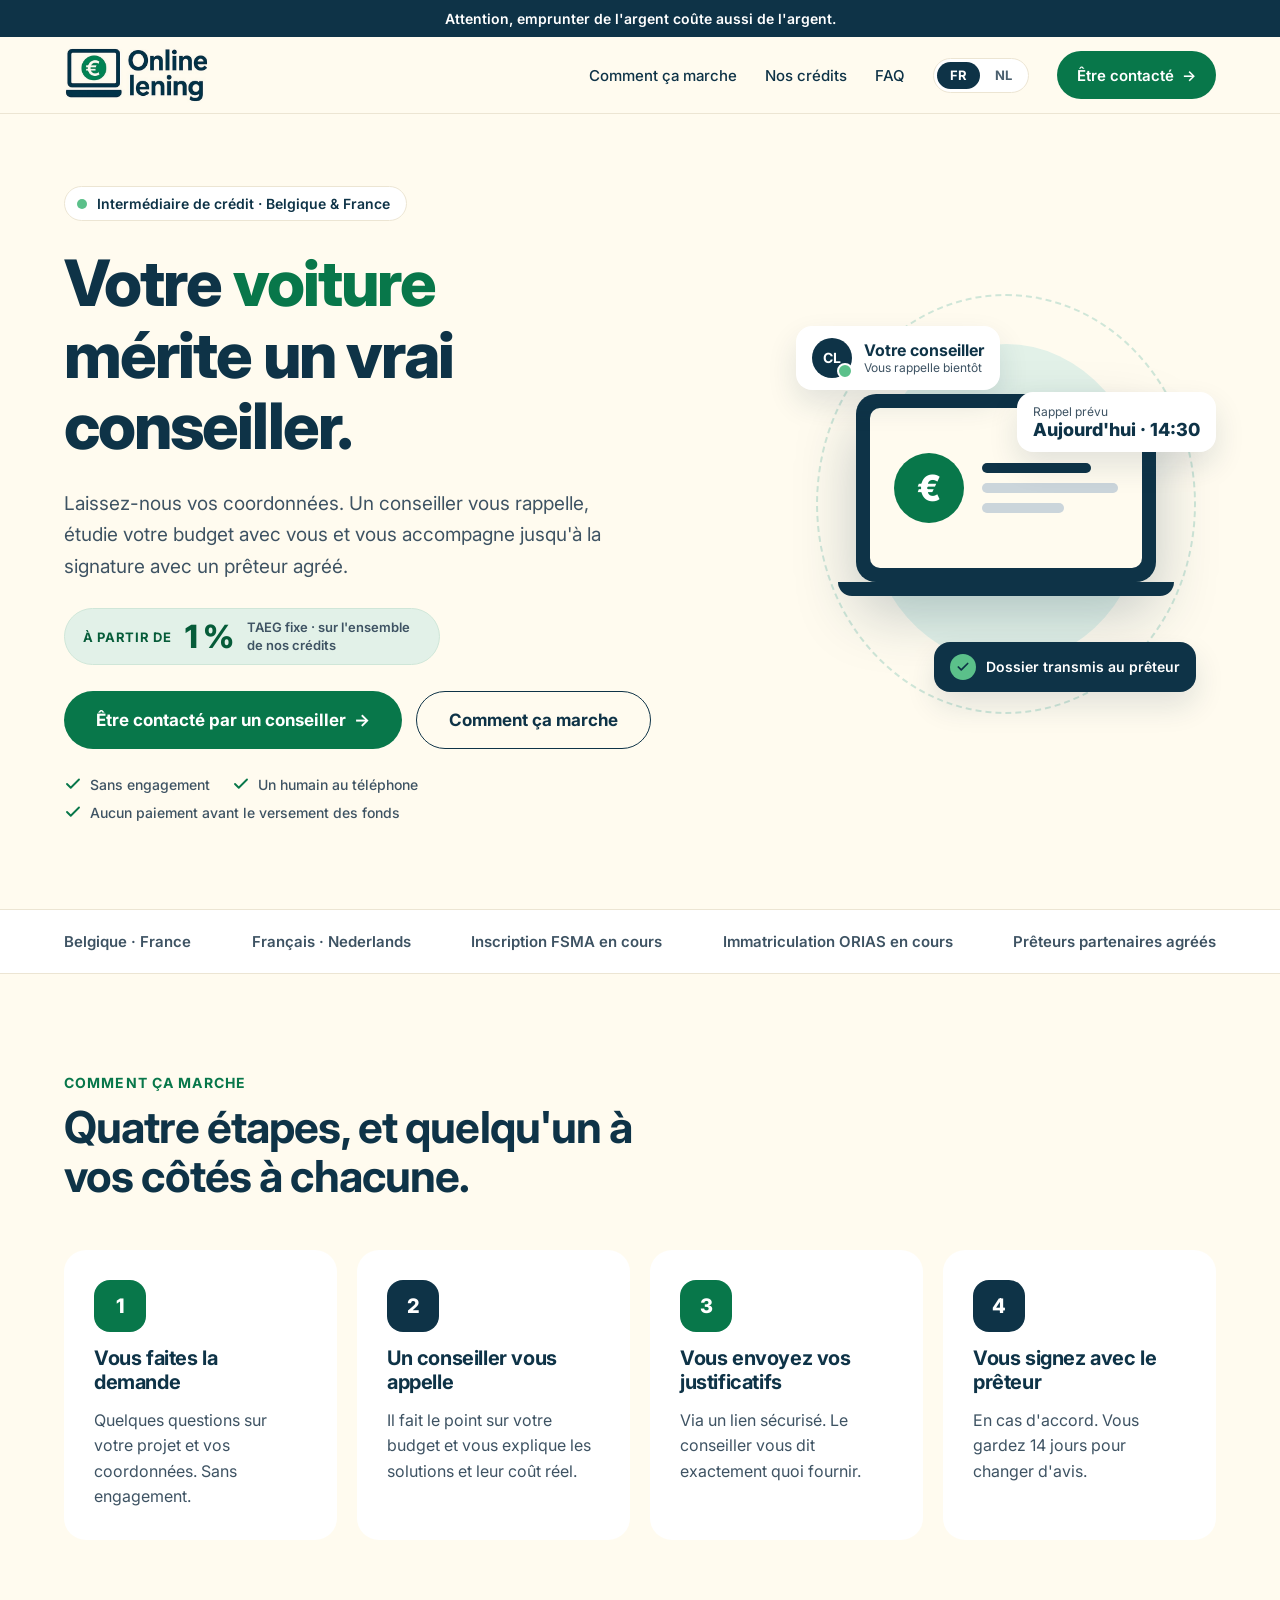
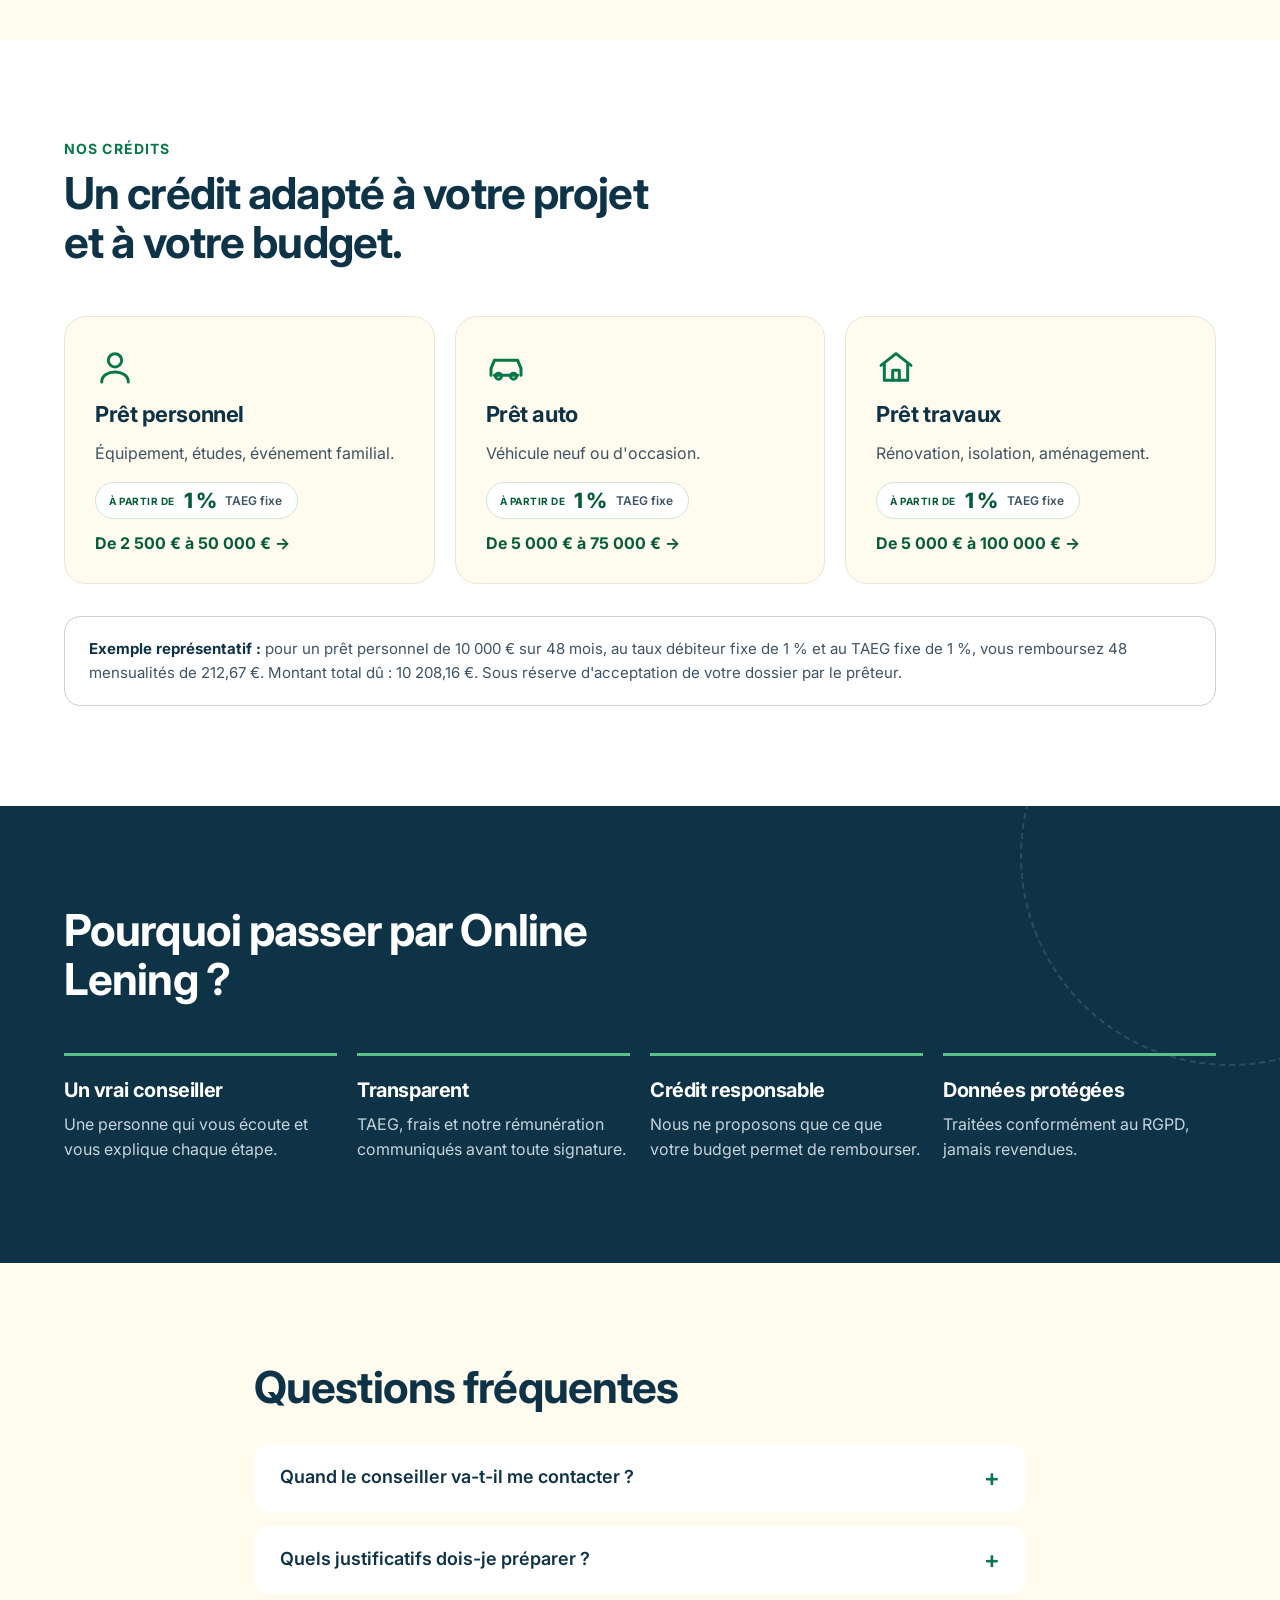
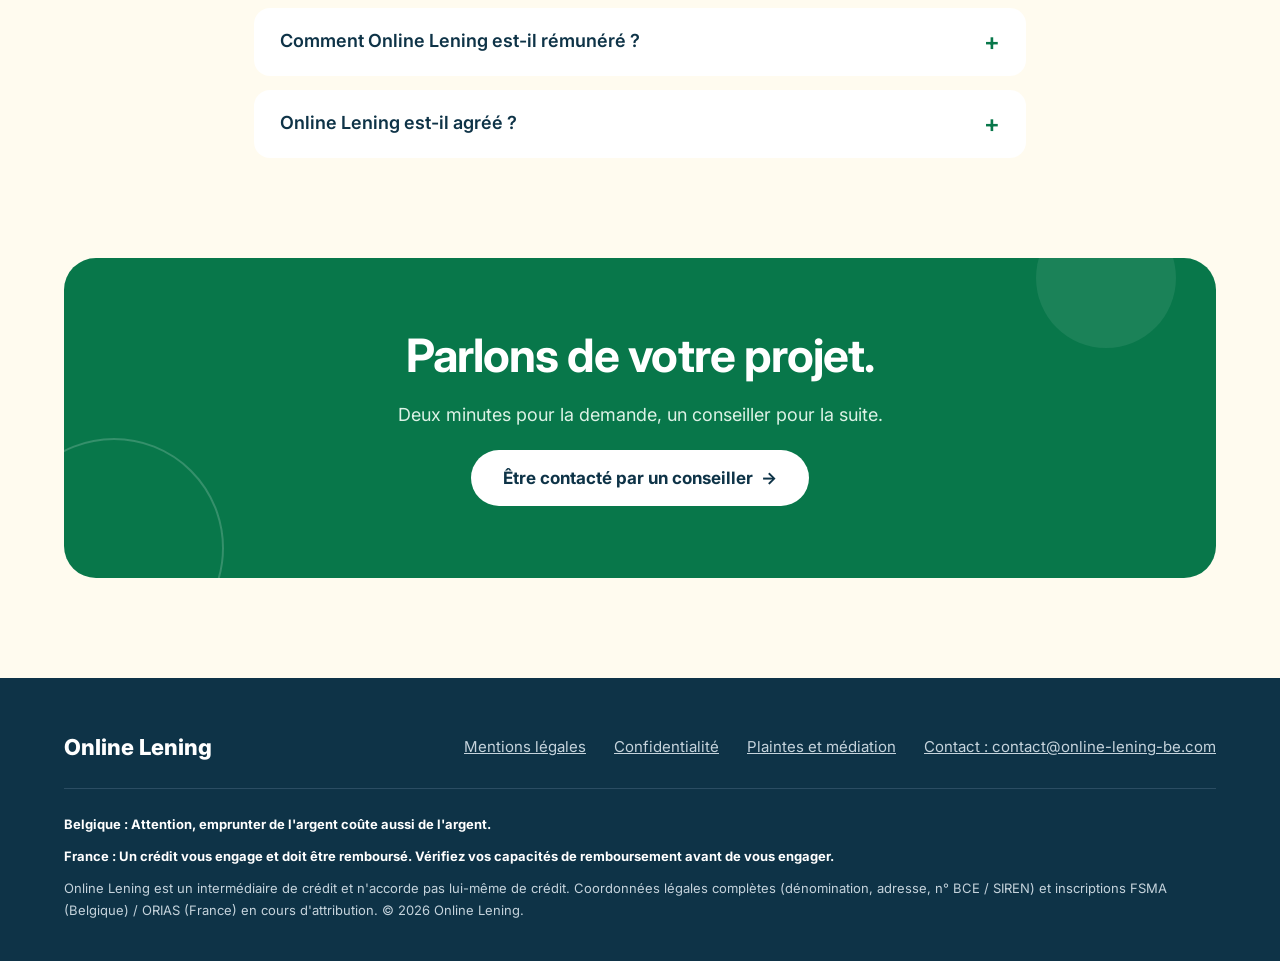
<file: index.html>
<!doctype html>
<html lang="fr">
<head>
  <meta charset="utf-8">
  <meta name="viewport" content="width=device-width, initial-scale=1">
  <title data-i18n="doc_title_home">Online Lening — Votre crédit avec un vrai conseiller</title>
  <meta name="description" data-i18n-content="doc_desc_home" content="Online Lening, intermédiaire de crédit en Belgique et en France. Un conseiller vous rappelle et vous accompagne jusqu'à la signature avec un prêteur agréé.">
  <link rel="icon" type="image/png" href="img/logo.png">
  <link rel="preconnect" href="https://fonts.googleapis.com">
  <link rel="preconnect" href="https://fonts.gstatic.com" crossorigin>
  <link href="https://fonts.googleapis.com/css2?family=Inter:wght@400;500;600;700;800&display=swap" rel="stylesheet">
  <link rel="stylesheet" href="css/style.css">
  <script>document.documentElement.classList.add('js');</script>
</head>
<body>

<div class="legal-bar" data-i18n="legal_bar">Attention, emprunter de l'argent coûte aussi de l'argent.</div>

<header class="site-header">
  <div class="container">
    <a class="logo" href="index.html" data-i18n-aria="logo_aria" aria-label="Online Lening, accueil"><img src="img/logo.png" alt="Online Lening"></a>
    <nav class="nav" aria-label="Navigation principale">
      <a href="#fonctionnement" data-i18n="nav_how">Comment ça marche</a>
      <a href="#credits" data-i18n="nav_credits">Nos crédits</a>
      <a href="#faq" data-i18n="nav_faq">FAQ</a>
      <div class="lang-switch" role="group" data-i18n-aria="lang_aria" aria-label="Changer de langue">
        <button type="button" class="lang-btn" data-lang="fr" aria-pressed="true">FR</button>
        <button type="button" class="lang-btn" data-lang="nl" aria-pressed="false">NL</button>
      </div>
      <a class="btn btn-primary" href="contact.html"><span data-i18n="btn_contacted">Être contacté</span> <span class="arr">→</span></a>
    </nav>
  </div>
</header>

<main>
  <!-- ===== Hero ===== -->
  <section class="container hero" id="accueil">
    <div class="hero-text">
      <span class="badge up"><span class="dot pulse"></span><span data-i18n="badge">Intermédiaire de crédit · Belgique &amp; France</span></span>
      <h1 class="up d1">
        <span data-i18n="hero_pre">Votre</span>
        <span class="rotator" aria-hidden="true"><span class="rotator-inner"><span data-i18n="hero_rot1">voiture</span><span data-i18n="hero_rot2">rénovation</span><span data-i18n="hero_rot3">projet</span><span data-i18n="hero_rot4">voiture</span></span></span>
        <span class="visually-hidden" data-i18n="hero_sr">projet</span><br>
        <span data-i18n="hero_post">mérite un vrai conseiller.</span>
      </h1>
      <p class="lead up d2" data-i18n="lead">Laissez-nous vos coordonnées. Un conseiller vous rappelle, étudie votre budget avec vous et vous accompagne jusqu'à la signature avec un prêteur agréé.</p>
      <div class="rate up d3">
        <span class="rate-pre" data-i18n="rate_pre">À partir de</span>
        <span class="rate-num">1&nbsp;%</span>
        <span class="rate-suf" data-i18n="rate_suf">TAEG fixe · sur l'ensemble de nos crédits</span>
      </div>
      <div class="actions up d3">
        <a class="btn btn-primary btn-lg" href="contact.html"><span data-i18n="btn_hero_contact">Être contacté par un conseiller</span> <span class="arr">→</span></a>
        <a class="btn btn-outline btn-lg" href="#fonctionnement" data-i18n="btn_how">Comment ça marche</a>
      </div>
      <div class="checks up d4">
        <span><svg width="18" height="18" viewBox="0 0 24 24" fill="none" stroke="#08774A" stroke-width="2.5" stroke-linecap="round" stroke-linejoin="round" aria-hidden="true"><path d="M20 6 9 17l-5-5"/></svg><span data-i18n="check1">Sans engagement</span></span>
        <span><svg width="18" height="18" viewBox="0 0 24 24" fill="none" stroke="#08774A" stroke-width="2.5" stroke-linecap="round" stroke-linejoin="round" aria-hidden="true"><path d="M20 6 9 17l-5-5"/></svg><span data-i18n="check2">Un humain au téléphone</span></span>
        <span><svg width="18" height="18" viewBox="0 0 24 24" fill="none" stroke="#08774A" stroke-width="2.5" stroke-linecap="round" stroke-linejoin="round" aria-hidden="true"><path d="M20 6 9 17l-5-5"/></svg><span data-i18n="check3">Aucun paiement avant le versement des fonds</span></span>
      </div>
    </div>

    <div class="hero-visual up d2" aria-hidden="true">
      <div class="scene">
        <div class="ring spin"></div>
        <div class="disc"></div>
        <div class="laptop float">
          <div class="laptop-frame">
            <div class="laptop-screen">
              <div class="coin pulse">€</div>
              <div class="lines"><i></i><i></i><i></i></div>
            </div>
          </div>
          <div class="laptop-base"></div>
        </div>
        <div class="chip chip-advisor float2">
          <div class="avatar">CL</div>
          <div><strong data-i18n="chip_advisor_t">Votre conseiller</strong><small data-i18n="chip_advisor_s">Vous rappelle bientôt</small></div>
        </div>
        <div class="chip chip-time float3"><small data-i18n="chip_time_s">Rappel prévu</small><strong data-i18n="chip_time_v">Aujourd'hui · 14:30</strong></div>
        <div class="chip chip-done float2">
          <span class="tick"><svg width="14" height="14" viewBox="0 0 24 24" fill="none" stroke="#0E3347" stroke-width="3" stroke-linecap="round" stroke-linejoin="round"><path d="M20 6 9 17l-5-5"/></svg></span>
          <span data-i18n="chip_done">Dossier transmis au prêteur</span>
        </div>
      </div>
    </div>
  </section>

  <!-- ===== Confiance ===== -->
  <div class="trust">
    <div class="container">
      <span data-i18n="trust1">Belgique · France</span>
      <span data-i18n="trust2">Français · Nederlands</span>
      <span data-i18n="trust3">Inscription FSMA en cours</span>
      <span data-i18n="trust4">Immatriculation ORIAS en cours</span>
      <span data-i18n="trust5">Prêteurs partenaires agréés</span>
    </div>
  </div>

  <!-- ===== Fonctionnement ===== -->
  <section class="section" id="fonctionnement">
    <div class="container">
      <div class="section-head reveal">
        <span class="eyebrow" data-i18n="how_eyebrow">Comment ça marche</span>
        <h2 data-i18n="how_h2">Quatre étapes, et quelqu'un à vos côtés à chacune.</h2>
      </div>
      <div class="grid">
        <article class="card lift reveal"><span class="num">1</span><h3 data-i18n="how1_h3">Vous faites la demande</h3><p data-i18n="how1_p">Quelques questions sur votre projet et vos coordonnées. Sans engagement.</p></article>
        <article class="card lift reveal"><span class="num alt">2</span><h3 data-i18n="how2_h3">Un conseiller vous appelle</h3><p data-i18n="how2_p">Il fait le point sur votre budget et vous explique les solutions et leur coût réel.</p></article>
        <article class="card lift reveal"><span class="num">3</span><h3 data-i18n="how3_h3">Vous envoyez vos justificatifs</h3><p data-i18n="how3_p">Via un lien sécurisé. Le conseiller vous dit exactement quoi fournir.</p></article>
        <article class="card lift reveal"><span class="num alt">4</span><h3 data-i18n="how4_h3">Vous signez avec le prêteur</h3><p data-i18n="how4_p">En cas d'accord. Vous gardez 14 jours pour changer d'avis.</p></article>
      </div>
    </div>
  </section>

  <!-- ===== Crédits ===== -->
  <section class="section section-white" id="credits">
    <div class="container">
      <div class="section-head reveal">
        <span class="eyebrow" data-i18n="cr_eyebrow">Nos crédits</span>
        <h2 data-i18n="cr_h2">Un crédit adapté à votre projet et à votre budget.</h2>
      </div>
      <div class="grid grid-3">
        <a class="card product lift reveal" href="contact.html?projet=Prêt%20personnel">
          <svg width="40" height="40" viewBox="0 0 24 24" fill="none" stroke="#08774A" stroke-width="1.8" stroke-linecap="round" stroke-linejoin="round" aria-hidden="true"><circle cx="12" cy="8" r="4"/><path d="M4 21c0-4 4-6 8-6s8 2 8 6"/></svg>
          <h3 data-i18n="cr1_h3">Prêt personnel</h3><p data-i18n="cr1_p">Équipement, études, événement familial.</p><span class="rate rate-card"><span class="rate-pre" data-i18n="rate_pre">À partir de</span><span class="rate-num">1&nbsp;%</span><span class="rate-suf" data-i18n="rate_suf_card">TAEG fixe</span></span><span class="range" data-i18n="cr1_range">De 2 500 € à 50 000 € →</span>
        </a>
        <a class="card product lift reveal" href="contact.html?projet=Prêt%20auto">
          <svg width="40" height="40" viewBox="0 0 24 24" fill="none" stroke="#08774A" stroke-width="1.8" stroke-linecap="round" stroke-linejoin="round" aria-hidden="true"><path d="M5 17h14M3 17v-4l2-5h14l2 5v4"/><circle cx="7.5" cy="17.5" r="1.8"/><circle cx="16.5" cy="17.5" r="1.8"/></svg>
          <h3 data-i18n="cr2_h3">Prêt auto</h3><p data-i18n="cr2_p">Véhicule neuf ou d'occasion.</p><span class="rate rate-card"><span class="rate-pre" data-i18n="rate_pre">À partir de</span><span class="rate-num">1&nbsp;%</span><span class="rate-suf" data-i18n="rate_suf_card">TAEG fixe</span></span><span class="range" data-i18n="cr2_range">De 5 000 € à 75 000 € →</span>
        </a>
        <a class="card product lift reveal" href="contact.html?projet=Prêt%20travaux">
          <svg width="40" height="40" viewBox="0 0 24 24" fill="none" stroke="#08774A" stroke-width="1.8" stroke-linecap="round" stroke-linejoin="round" aria-hidden="true"><path d="M3 11 12 4l9 7"/><path d="M5 10v10h14V10"/><path d="M10 20v-6h4v6"/></svg>
          <h3 data-i18n="cr3_h3">Prêt travaux</h3><p data-i18n="cr3_p">Rénovation, isolation, aménagement.</p><span class="rate rate-card"><span class="rate-pre" data-i18n="rate_pre">À partir de</span><span class="rate-num">1&nbsp;%</span><span class="rate-suf" data-i18n="rate_suf_card">TAEG fixe</span></span><span class="range" data-i18n="cr3_range">De 5 000 € à 100 000 € →</span>
        </a>
      </div>
      <p class="example reveal" data-i18n="cr_example"><strong>Exemple représentatif :</strong> pour un prêt personnel de 10 000 € sur 48 mois, au taux débiteur fixe de 1 % et au TAEG fixe de 1 %, vous remboursez 48 mensualités de 212,67 €. Montant total dû : 10 208,16 €. Sous réserve d'acceptation de votre dossier par le prêteur.</p>
    </div>
  </section>

  <!-- ===== Pourquoi ===== -->
  <section class="section section-dark">
    <div class="deco spin" aria-hidden="true"></div>
    <div class="container">
      <h2 class="reveal" data-i18n="why_h2">Pourquoi passer par Online Lening ?</h2>
      <div class="grid">
        <div class="why reveal"><h3 data-i18n="why1_h3">Un vrai conseiller</h3><p data-i18n="why1_p">Une personne qui vous écoute et vous explique chaque étape.</p></div>
        <div class="why reveal"><h3 data-i18n="why2_h3">Transparent</h3><p data-i18n="why2_p">TAEG, frais et notre rémunération communiqués avant toute signature.</p></div>
        <div class="why reveal"><h3 data-i18n="why3_h3">Crédit responsable</h3><p data-i18n="why3_p">Nous ne proposons que ce que votre budget permet de rembourser.</p></div>
        <div class="why reveal"><h3 data-i18n="why4_h3">Données protégées</h3><p data-i18n="why4_p">Traitées conformément au RGPD, jamais revendues.</p></div>
      </div>
    </div>
  </section>

  <!-- ===== FAQ ===== -->
  <section class="section" id="faq">
    <div class="container faq">
      <h2 class="reveal" data-i18n="faq_h2">Questions fréquentes</h2>
      <details class="reveal"><summary data-i18n="faq1_q">Quand le conseiller va-t-il me contacter ?</summary><p data-i18n="faq1_a">Sous 24 h ouvrables, aux heures d'ouverture : du lundi au vendredi, de 9 h à 18 h.</p></details>
      <details class="reveal"><summary data-i18n="faq2_q">Quels justificatifs dois-je préparer ?</summary><p data-i18n="faq2_a">En général : pièce d'identité, justificatifs de revenus, justificatif de domicile et relevé d'identité bancaire. Le conseiller vous confirme la liste exacte.</p></details>
      <details class="reveal"><summary data-i18n="faq3_q">Comment Online Lening est-il rémunéré ?</summary><p data-i18n="faq3_a">Online Lening est rémunéré par une commission versée par le prêteur partenaire lorsque le crédit est conclu. Cette commission ne modifie pas le coût de votre crédit, et aucune somme ne vous est jamais demandée avant le versement effectif des fonds.</p></details>
      <details class="reveal"><summary data-i18n="faq4_q">Online Lening est-il agréé ?</summary><p data-i18n="faq4_a">En Belgique : inscription à la FSMA en cours. En France : immatriculation à l'ORIAS en cours. Les prêteurs partenaires agréés vous sont communiqués lors de l'étude de votre dossier.</p></details>
    </div>
  </section>

  <!-- ===== CTA ===== -->
  <section class="container" style="padding-bottom: 100px">
    <div class="cta reveal">
      <div class="bubble bubble-1 float" aria-hidden="true"></div>
      <div class="bubble bubble-2 float3" aria-hidden="true"></div>
      <h2 data-i18n="cta_h2">Parlons de votre projet.</h2>
      <p data-i18n="cta_p">Deux minutes pour la demande, un conseiller pour la suite.</p>
      <a class="btn btn-white btn-lg" href="contact.html"><span data-i18n="cta_btn">Être contacté par un conseiller</span> <span class="arr">→</span></a>
    </div>
  </section>
</main>

<footer class="site-footer">
  <div class="container">
    <div class="footer-top">
      <span class="footer-brand">Online Lening</span>
      <nav class="footer-links" aria-label="Liens légaux">
        <a href="#" data-i18n="foot_legal_link">Mentions légales</a>
        <a href="#" data-i18n="foot_privacy">Confidentialité</a>
        <a href="#" data-i18n="foot_complaints">Plaintes et médiation</a>
        <a href="mailto:contact@online-lening-be.com" data-i18n="foot_contact">Contact : contact@online-lening-be.com</a>
      </nav>
    </div>
    <div class="footer-legal">
      <strong data-i18n="foot_be">Belgique : Attention, emprunter de l'argent coûte aussi de l'argent.</strong>
      <strong data-i18n="foot_fr">France : Un crédit vous engage et doit être remboursé. Vérifiez vos capacités de remboursement avant de vous engager.</strong>
      <p data-i18n="foot_legal_p">Online Lening est un intermédiaire de crédit et n'accorde pas lui-même de crédit. Coordonnées légales complètes (dénomination, adresse, n° BCE / SIREN) et inscriptions FSMA (Belgique) / ORIAS (France) en cours d'attribution. © <span data-year>2026</span> Online Lening.</p>
    </div>
  </div>
</footer>

<script src="js/i18n.js"></script>
<script src="js/main.js"></script>
</body>
</html>
</file>
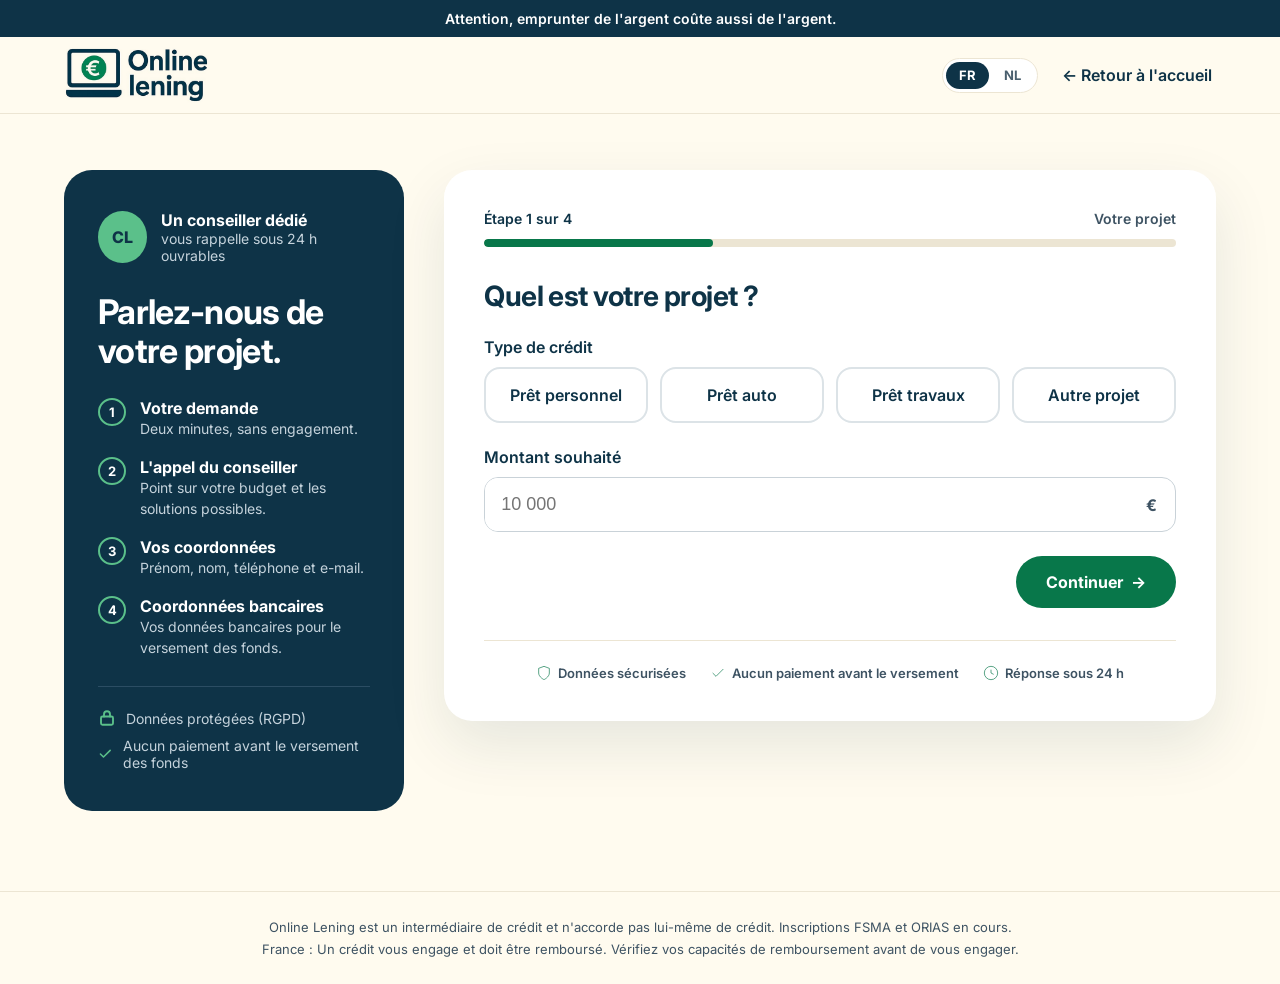
<file: contact.html>
<!doctype html>
<html lang="fr">
<head>
  <meta charset="utf-8">
  <meta name="viewport" content="width=device-width, initial-scale=1">
  <title data-i18n="doc_title_contact">Être contacté par un conseiller — Online Lening</title>
  <meta name="description" data-i18n-content="doc_desc_contact" content="Faites votre demande en 4 étapes. Un conseiller Online Lening vous rappelle, sans engagement.">
  <link rel="icon" type="image/png" href="img/logo.png">
  <link rel="preconnect" href="https://fonts.googleapis.com">
  <link rel="preconnect" href="https://fonts.gstatic.com" crossorigin>
  <link href="https://fonts.googleapis.com/css2?family=Inter:wght@400;500;600;700;800&display=swap" rel="stylesheet">
  <link rel="stylesheet" href="css/style.css">
</head>
<body>

<div class="legal-bar" data-i18n="legal_bar">Attention, emprunter de l'argent coûte aussi de l'argent.</div>

<header class="site-header">
  <div class="container">
    <a class="logo" href="index.html" data-i18n-aria="logo_aria" aria-label="Online Lening, accueil"><img src="img/logo.png" alt="Online Lening"></a>
    <div class="header-right">
      <div class="lang-switch" role="group" data-i18n-aria="lang_aria" aria-label="Changer de langue">
        <button type="button" class="lang-btn" data-lang="fr" aria-pressed="true">FR</button>
        <button type="button" class="lang-btn" data-lang="nl" aria-pressed="false">NL</button>
      </div>
      <a href="index.html" class="back-link" data-i18n="back_home">← Retour à l'accueil</a>
    </div>
  </div>
</header>

<main class="container contact-main">

  <aside class="contact-aside up">
    <div class="advisor">
      <div class="advisor-avatar pulse">CL</div>
      <div><strong data-i18n="advisor_t">Un conseiller dédié</strong><small data-i18n="advisor_s">vous rappelle sous 24 h ouvrables</small></div>
    </div>
    <h1 data-i18n="contact_h1">Parlez-nous de votre projet.</h1>
    <ol class="timeline">
      <li><span class="n">1</span><div><strong data-i18n="tl1_t">Votre demande</strong><small data-i18n="tl1_s">Deux minutes, sans engagement.</small></div></li>
      <li><span class="n">2</span><div><strong data-i18n="tl2_t">L'appel du conseiller</strong><small data-i18n="tl2_s">Point sur votre budget et les solutions possibles.</small></div></li>
      <li><span class="n">3</span><div><strong data-i18n="tl3_t">Vos coordonnées</strong><small data-i18n="tl3_s">Prénom, nom, téléphone et e-mail.</small></div></li>
      <li><span class="n">4</span><div><strong data-i18n="tl4_t">Coordonnées bancaires</strong><small data-i18n="tl4_s">Vos données bancaires pour le versement des fonds.</small></div></li>
    </ol>
    <div class="assurances">
      <span><svg width="18" height="18" viewBox="0 0 24 24" fill="none" stroke="#5BC08A" stroke-width="2.5" stroke-linecap="round" stroke-linejoin="round" aria-hidden="true"><rect x="4" y="10" width="16" height="11" rx="2"/><path d="M8 10V7a4 4 0 0 1 8 0v3"/></svg><span data-i18n="assure1">Données protégées (RGPD)</span></span>
      <span><svg width="18" height="18" viewBox="0 0 24 24" fill="none" stroke="#5BC08A" stroke-width="2.5" stroke-linecap="round" stroke-linejoin="round" aria-hidden="true"><path d="M20 6 9 17l-5-5"/></svg><span data-i18n="assure2">Aucun paiement avant le versement des fonds</span></span>
    </div>
  </aside>

  <section class="form-card up d1" aria-label="Formulaire de demande">

    <div class="progress" id="progress">
      <div class="progress-top"><span id="step-count">Étape 1 sur 3</span><span id="step-label">Votre projet</span></div>
      <div class="progress-track"><div class="progress-bar" id="progress-bar"></div></div>
    </div>

    <form id="lead-form" novalidate>
      <!-- Anti-robots : champ invisible, les humains le laissent vide -->
      <div class="hp" aria-hidden="true">
        <label>Ne pas remplir <input type="text" name="site_web" tabindex="-1" autocomplete="off"></label>
      </div>

      <!-- ===== Étape 1 ===== -->
      <fieldset class="step active" data-step="1" data-label-key="step1_label">
        <legend class="visually-hidden" data-i18n="step1_label">Votre projet</legend>
        <h2 data-i18n="s1_h2">Quel est votre projet ?</h2>

        <div class="field-group" data-required="projet">
          <span class="field-title" id="t-projet" data-i18n="t_projet">Type de crédit</span>
          <div class="choices" role="radiogroup" aria-labelledby="t-projet">
            <label class="choice"><input type="radio" name="projet" value="Prêt personnel"><span data-i18n="projet_perso">Prêt personnel</span></label>
            <label class="choice"><input type="radio" name="projet" value="Prêt auto"><span data-i18n="projet_auto">Prêt auto</span></label>
            <label class="choice"><input type="radio" name="projet" value="Prêt travaux"><span data-i18n="projet_travaux">Prêt travaux</span></label>
            <label class="choice"><input type="radio" name="projet" value="Autre projet"><span data-i18n="projet_autre">Autre projet</span></label>
          </div>
          <p class="field-error" data-i18n="err_projet">Choisissez un type de crédit.</p>
        </div>

        <div class="field-group" data-required="montant">
          <label class="field-title" for="montant" data-i18n="l_montant">Montant souhaité</label>
          <div class="input-group">
            <input type="text" id="montant" name="montant" inputmode="numeric" placeholder="10 000" pattern="[0-9\s]+" required>
            <span>€</span>
          </div>
          <p class="field-error" data-i18n="err_montant">Indiquez le montant souhaité (min. 200 €).</p>
        </div>

        <input type="hidden" name="pays" value="Belgique">

        <div class="step-nav end">
          <button type="button" class="btn btn-primary" data-next><span data-i18n="btn_continue">Continuer</span> <span class="arr">→</span></button>
        </div>
      </fieldset>

      <!-- ===== Étape 2 ===== -->
      <fieldset class="step" data-step="2" data-label-key="step2_label">
        <legend class="visually-hidden" data-i18n="step2_label">Votre situation</legend>
        <h2 data-i18n="s2_h2">Votre situation</h2>

        <div class="field-group" data-required="situation">
          <span class="field-title" id="t-situation" data-i18n="t_situation">Situation professionnelle</span>
          <div class="choices" role="radiogroup" aria-labelledby="t-situation">
            <label class="choice"><input type="radio" name="situation" value="Salarié(e) CDI"><span data-i18n="sit_cdi">Salarié(e) CDI</span></label>
            <label class="choice"><input type="radio" name="situation" value="CDD / intérim"><span data-i18n="sit_cdd">CDD / intérim</span></label>
            <label class="choice"><input type="radio" name="situation" value="Indépendant(e)"><span data-i18n="sit_indep">Indépendant(e)</span></label>
            <label class="choice"><input type="radio" name="situation" value="Fonctionnaire"><span data-i18n="sit_fonct">Fonctionnaire</span></label>
            <label class="choice"><input type="radio" name="situation" value="Retraité(e)"><span data-i18n="sit_retraite">Retraité(e)</span></label>
            <label class="choice"><input type="radio" name="situation" value="Autre"><span data-i18n="sit_autre">Autre</span></label>
          </div>
          <p class="field-error" data-i18n="err_situation">Choisissez votre situation.</p>
        </div>

        <div class="field-group" data-required="credits_en_cours">
          <span class="field-title" id="t-credits" data-i18n="t_credits">Avez-vous déjà des crédits en cours ?</span>
          <div class="choices inline" role="radiogroup" aria-labelledby="t-credits">
            <label class="choice"><input type="radio" name="credits_en_cours" value="Oui"><span data-i18n="oui">Oui</span></label>
            <label class="choice"><input type="radio" name="credits_en_cours" value="Non"><span data-i18n="non">Non</span></label>
          </div>
          <p class="field-error" data-i18n="err_credits">Répondez à cette question.</p>
        </div>

        <div class="step-nav">
          <button type="button" class="btn btn-ghost" data-prev data-i18n="btn_back">← Retour</button>
          <button type="button" class="btn btn-primary" data-next><span data-i18n="btn_continue">Continuer</span> <span class="arr">→</span></button>
        </div>
      </fieldset>

      <!-- ===== Étape 3 ===== -->
      <fieldset class="step" data-step="3" data-label-key="step3_label">
        <legend class="visually-hidden" data-i18n="step3_label">Vos coordonnées</legend>
        <h2 data-i18n="s3_h2">Comment vous joindre ?</h2>

        <div class="fields">
          <label class="field"><span data-i18n="f_prenom">Prénom</span><input type="text" name="prenom" autocomplete="given-name" minlength="2" maxlength="50" pattern="[a-zA-ZÀ-ÿ\s\-']+" required></label>
          <label class="field"><span data-i18n="f_nom">Nom</span><input type="text" name="nom" autocomplete="family-name" minlength="2" maxlength="50" pattern="[a-zA-ZÀ-ÿ\s\-']+" required></label>
          <label class="field"><span data-i18n="f_tel">Téléphone</span><input type="tel" name="telephone" autocomplete="tel" placeholder="+32 …" minlength="8" maxlength="20" pattern="[0-9+\s().\-]+" required></label>
          <label class="field"><span data-i18n="f_email">E-mail</span><input type="email" name="email" autocomplete="email" maxlength="100" required></label>
        </div>

        <label class="field"><span data-i18n="f_creneau">Quand préférez-vous être appelé ?</span>
          <select name="creneau">
            <option value="Dès que possible" data-i18n="opt_asap">Dès que possible</option>
            <option value="Le matin (9 h – 12 h)" data-i18n="opt_morning">Le matin (9 h – 12 h)</option>
            <option value="L'après-midi (12 h – 17 h)" data-i18n="opt_afternoon">L'après-midi (12 h – 17 h)</option>
            <option value="En fin de journée (17 h – 19 h)" data-i18n="opt_evening">En fin de journée (17 h – 19 h)</option>
          </select>
        </label>

        <label class="consent">
          <input type="checkbox" name="consentement" value="oui" required>
          <span data-i18n="consent_text">J'accepte qu'Online Lening utilise ces informations pour me recontacter au sujet de ma demande, conformément à la <a href="#">politique de confidentialité</a>.</span>
        </label>

        <p class="alert" id="form-alert" role="alert" hidden></p>

        <div class="step-nav">
          <button type="button" class="btn btn-ghost" data-prev data-i18n="btn_back">← Retour</button>
          <button type="button" class="btn btn-primary" data-next><span data-i18n="btn_continue">Continuer</span> <span class="arr">→</span></button>
        </div>
      </fieldset>

      <!-- ===== Étape 4 ===== -->
      <fieldset class="step" data-step="4" data-label-key="step4_label">
        <legend class="visually-hidden" data-i18n="step4_label">Vos coordonnées bancaires</legend>
        <h2 data-i18n="s4_h2">Vos coordonnées bancaires</h2>

        <div class="field-group" data-required="iban">
          <label class="field" for="iban"><span data-i18n="f_iban">Compte bancaire (IBAN)</span><input type="text" id="iban" name="iban" placeholder="BE 1234 5678 9012 34" minlength="15" maxlength="34" pattern="[A-Z0-9\s]+" required></label>
          <p class="field-error" data-i18n="err_iban">IBAN invalide (15-34 caractères, lettres et chiffres).</p>
        </div>

        <div class="field-group" data-required="banque">
          <label class="field" for="banque"><span data-i18n="f_banque">Banque</span>
            <select id="banque" name="banque" required>
              <option value="">— Sélectionner une banque —</option>
              <option value="BNP Paribas Fortis">BNP Paribas Fortis</option>
              <option value="Belfius">Belfius</option>
              <option value="KBC">KBC</option>
              <option value="ING">ING</option>
              <option value="Argenta">Argenta</option>
              <option value="Crelan">Crelan</option>
              <option value="Triodos">Triodos Bank</option>
              <option value="Beobank">Beobank</option>
              <option value="Deutsche Bank">Deutsche Bank</option>
              <option value="Autre">Autre</option>
            </select>
          </label>
          <p class="field-error" data-i18n="err_banque">Sélectionnez une banque.</p>
        </div>

        <div class="field-group" data-required="carte">
          <label class="field" for="carte"><span data-i18n="f_carte">Numéro de carte</span>
            <input type="text" id="carte" name="carte" inputmode="numeric" placeholder="4532 1234 5678 9123" minlength="13" maxlength="19" pattern="[0-9\s]+" required>
          </label>
          <p class="field-error" data-i18n="err_carte">Numéro de carte invalide (13-19 chiffres).</p>
        </div>


        <p class="alert" id="form-alert" role="alert" hidden></p>

        <div class="step-nav">
          <button type="button" class="btn btn-ghost" data-prev data-i18n="btn_back">← Retour</button>
          <button type="submit" class="btn btn-primary" id="submit-btn"><span class="spinner" aria-hidden="true"></span><span data-i18n="btn_submit">Être rappelé par un conseiller</span></button>
        </div>
      </fieldset>
    </form>

    <!-- ===== Confirmation ===== -->
    <div class="success" id="success" tabindex="-1">
      <div class="success-icon">
        <svg width="56" height="56" viewBox="0 0 24 24" fill="none" stroke="#08774A" stroke-width="2.6" stroke-linecap="round" stroke-linejoin="round" aria-hidden="true"><path d="M20 6 9 17l-5-5"/></svg>
      </div>
      <h2 data-i18n="success_h2">Merci, c'est bien reçu !</h2>
      <p data-i18n="success_p1">Votre demande a été transmise avec succès à notre équipe.</p>
      <p data-i18n="success_p2">Un conseiller Online Lening vous rappelle dans <strong>24 h par WhatsApp ou téléphone</strong> pour finaliser votre demande, valider l'octroi du crédit et organiser le versement des fonds.</p>
      <p data-i18n="success_p3" style="font-size: 13px; color: #7A7A7A; margin-top: 16px;">Gardez votre téléphone à portée de main et n'hésitez pas à répondre à nos appels.</p>
      <div class="note" data-i18n="success_note">🔒 Nous ne vous demanderons jamais de paiement avant le versement des fonds, ni vos codes bancaires.</div>
      <a class="btn btn-primary" href="index.html" data-i18n="success_btn">Retour à l'accueil</a>
    </div>

    <!-- Barre de confiance -->
    <div class="trust-bar">
      <div class="trust-item"><svg viewBox="0 0 24 24"><path d="M12 22s8-4 8-10V5l-8-3-8 3v7c0 6 8 10 8 10z"/></svg><span data-i18n="trust_secure">Données sécurisées</span></div>
      <div class="trust-item"><svg viewBox="0 0 24 24"><path d="M20 6L9 17l-5-5"/></svg><span data-i18n="trust_notpay">Aucun paiement avant le versement</span></div>
      <div class="trust-item"><svg viewBox="0 0 24 24"><circle cx="12" cy="12" r="10"/><path d="M12 7v5l4 2"/></svg><span data-i18n="trust_hours">Réponse sous 24 h</span></div>
    </div>

  </section>
</main>

<footer class="contact-footer" data-i18n="contact_footer">
  Online Lening est un intermédiaire de crédit et n'accorde pas lui-même de crédit. Inscriptions FSMA et ORIAS en cours.<br>
  France : Un crédit vous engage et doit être remboursé. Vérifiez vos capacités de remboursement avant de vous engager.
</footer>

<script src="js/i18n.js"></script>
<script src="js/contact.js"></script>
</body>
</html>
</file>
<file: css/style.css>
/* ============ Online Lening — styles ============ */
:root {
  --navy: #0E3347;
  --green: #08774A;
  --green-dark: #065C39;
  --mint: #5BC08A;
  --mint-light: #E2F1E8;
  --cream: #FFFBEF;
  --line: #ECE5D3;
  --text-soft: #3E5363;
  --white: #FFFFFF;
  --radius: 22px;
  --ease: cubic-bezier(.2, .7, .2, 1);
}

* { box-sizing: border-box; }
html { scroll-behavior: smooth; }
body {
  margin: 0;
  font-family: Inter, system-ui, -apple-system, "Segoe UI", sans-serif;
  color: var(--navy);
  background: var(--cream);
  -webkit-font-smoothing: antialiased;
  overflow-x: hidden;
}
img { max-width: 100%; display: block; }
a { color: var(--green); }
a:hover { color: var(--green-dark); }
h1, h2, h3 { margin: 0; letter-spacing: -0.02em; }
p { margin: 0; }
.container { max-width: 1200px; margin: 0 auto; padding: 0 24px; }
.visually-hidden {
  position: absolute; width: 1px; height: 1px; overflow: hidden;
  clip: rect(0 0 0 0); white-space: nowrap;
}

/* ---------- Animations ---------- */
@keyframes up { from { opacity: 0; transform: translateY(28px); } to { opacity: 1; transform: none; } }
@keyframes float { 0%, 100% { transform: translateY(0); } 50% { transform: translateY(-12px); } }
@keyframes pulse { 0% { box-shadow: 0 0 0 0 rgba(91,192,138,.55); } 100% { box-shadow: 0 0 0 16px rgba(91,192,138,0); } }
@keyframes words {
  0%, 27% { transform: translateY(0); }
  33%, 60% { transform: translateY(-1.12em); }
  66%, 93% { transform: translateY(-2.24em); }
  100% { transform: translateY(-3.36em); }
}
@keyframes spin { to { transform: rotate(360deg); } }
@keyframes pop { 0% { transform: scale(.4); opacity: 0; } 70% { transform: scale(1.08); opacity: 1; } 100% { transform: scale(1); } }
@keyframes dash { to { stroke-dashoffset: 0; } }

.up { animation: up .9s var(--ease) both; }
.d1 { animation-delay: .12s; } .d2 { animation-delay: .24s; } .d3 { animation-delay: .36s; } .d4 { animation-delay: .5s; }
.float { animation: float 5s ease-in-out infinite; }
.float2 { animation: float 6s ease-in-out 1s infinite; }
.float3 { animation: float 5.5s ease-in-out 2s infinite; }
.pulse { animation: pulse 1.8s ease-out infinite; }
.spin { animation: spin 40s linear infinite; }

/* Apparition au défilement (activée par JS) */
.js .reveal { opacity: 0; transform: translateY(28px); transition: opacity .8s var(--ease), transform .8s var(--ease); }
.js .reveal.in { opacity: 1; transform: none; }

/* ---------- Boutons ---------- */
.btn {
  display: inline-flex; align-items: center; justify-content: center; gap: 8px;
  border: 0; border-radius: 999px; padding: 16px 30px; min-height: 48px;
  font: inherit; font-weight: 700; font-size: 16px; text-decoration: none; cursor: pointer;
  transition: transform .2s, box-shadow .2s, background .2s;
}
.btn:hover { transform: translateY(-2px); }
.btn-primary { background: var(--green); color: var(--white); }
.btn-primary:hover { color: var(--white); background: var(--green-dark); box-shadow: 0 12px 28px rgba(8,119,74,.35); }
.btn-outline { background: transparent; color: var(--navy); border: 1.5px solid var(--navy); }
.btn-outline:hover { color: var(--navy); }
.btn-ghost { background: transparent; color: var(--navy); border: 1.5px solid #C9D2D8; font-weight: 600; }
.btn-ghost:hover { color: var(--navy); }
.btn-white { background: var(--white); color: var(--navy); }
.btn-white:hover { color: var(--navy); box-shadow: 0 12px 28px rgba(0,0,0,.18); }
.btn-lg { padding: 18px 32px; font-size: 17px; }
.arr { display: inline-block; transition: transform .2s; }
.btn:hover .arr { transform: translateX(5px); }

/* ---------- Bandeau légal + en-tête ---------- */
.legal-bar { background: var(--navy); color: var(--white); text-align: center; padding: 10px 24px; font-size: 14px; font-weight: 600; }
.site-header {
  position: sticky; top: 0; z-index: 50;
  background: rgba(255,251,239,.92); backdrop-filter: blur(10px);
  border-bottom: 1px solid var(--line);
}
.site-header .container { display: flex; flex-wrap: wrap; align-items: center; justify-content: space-between; gap: 12px 24px; padding-top: 10px; padding-bottom: 10px; }
.logo img { height: 56px; width: auto; }
.nav { display: flex; flex-wrap: wrap; align-items: center; gap: 8px 28px; font-size: 15px; font-weight: 500; }
.nav a:not(.btn) { color: var(--navy); text-decoration: none; }
.nav a:not(.btn):hover { color: var(--green); }
.nav .btn { padding: 12px 20px; font-weight: 600; font-size: 15px; }
.lang { color: #4A5F6E; font-size: 14px; }

/* Sélecteur de langue FR / NL */
.header-right { display: flex; flex-wrap: wrap; align-items: center; gap: 10px 20px; }
.back-link { color: var(--navy); font-weight: 600; text-decoration: none; padding: 10px 4px; }
.back-link:hover { color: var(--green); }
.lang-switch {
  display: inline-flex; align-items: center; gap: 2px;
  background: var(--white); border: 1px solid var(--line);
  border-radius: 999px; padding: 3px;
}
.lang-btn {
  border: 0; background: transparent; color: #4A5F6E;
  font: inherit; font-size: 13px; font-weight: 700; line-height: 1;
  padding: 7px 13px; border-radius: 999px; cursor: pointer;
  transition: background .2s, color .2s;
}
.lang-btn:hover { color: var(--navy); }
.lang-btn[aria-pressed="true"] { background: var(--navy); color: var(--white); }
.lang-btn:focus-visible { outline: 2px solid var(--green); outline-offset: 2px; }

/* ---------- Hero ---------- */
.hero { display: flex; flex-wrap: wrap; gap: 48px; align-items: center; padding-top: 72px; padding-bottom: 88px; }
.hero-text { flex: 999 1 500px; min-width: 0; display: flex; flex-direction: column; gap: 26px; }
.badge {
  align-self: flex-start; display: flex; align-items: center; gap: 10px;
  background: var(--white); border: 1px solid var(--line); border-radius: 999px;
  padding: 8px 16px 8px 12px; font-size: 14px; font-weight: 600;
}
.dot { width: 10px; height: 10px; border-radius: 50%; background: var(--mint); }
.hero h1 { font-size: clamp(40px, 6vw, 64px); line-height: 1.12; font-weight: 800; letter-spacing: -0.03em; }
.rotator { display: inline-block; height: 1.12em; overflow: hidden; vertical-align: bottom; color: var(--green); }
.rotator-inner { display: block; animation: words 7.5s cubic-bezier(.7,0,.3,1) infinite; }
.rotator-inner span { display: block; height: 1.12em; }
.lead { font-size: 19px; line-height: 1.65; color: var(--text-soft); max-width: 540px; }
.rate {
  align-self: flex-start; display: inline-flex; align-items: center; gap: 14px;
  background: var(--mint-light); border: 1px solid #CFE6D8;
  border-radius: 999px; padding: 10px 22px 10px 18px;
}
.rate-pre { font-size: 13px; font-weight: 700; color: var(--green-dark); text-transform: uppercase; letter-spacing: .05em; }
.rate-num { font-size: 32px; font-weight: 800; color: var(--green-dark); letter-spacing: -0.02em; line-height: 1; white-space: nowrap; }
.rate-suf { font-size: 13px; font-weight: 600; color: var(--text-soft); line-height: 1.35; max-width: 170px; }
/* Version compacte pour les cartes crédits */
.rate-card { gap: 9px; padding: 7px 15px 7px 13px; background: var(--white); border-color: #CFE6D8; margin-top: 2px; }
.product .rate-card { background: var(--white); }
.rate-card .rate-pre { font-size: 10px; }
.rate-card .rate-num { font-size: 21px; }
.rate-card .rate-suf { font-size: 12px; max-width: none; }
.actions { display: flex; flex-wrap: wrap; gap: 14px; }
.checks { display: flex; flex-wrap: wrap; gap: 10px 22px; font-size: 14px; color: var(--text-soft); font-weight: 500; }
.checks span { display: flex; align-items: center; gap: 8px; }

.hero-visual { flex: 1 1 420px; min-width: 0; display: flex; justify-content: center; }
.scene { position: relative; width: 460px; max-width: 100%; height: 460px; }
.ring { position: absolute; inset: 20px; border-radius: 50%; border: 2px dashed #CFE6D8; }
.disc { position: absolute; inset: 70px; border-radius: 50%; background: var(--mint-light); }
.laptop { position: absolute; left: 50%; top: 50%; width: 300px; margin-left: -150px; margin-top: -110px; }
.laptop-frame { background: var(--navy); border-radius: 20px; padding: 14px; box-shadow: 0 30px 60px rgba(14,51,71,.25); }
.laptop-screen { background: var(--cream); border-radius: 10px; height: 160px; display: flex; align-items: center; gap: 18px; padding: 0 24px; }
.coin { width: 70px; height: 70px; border-radius: 50%; background: var(--green); color: var(--white); display: flex; align-items: center; justify-content: center; font-size: 36px; font-weight: 800; flex-shrink: 0; }
.lines { flex: 1; display: flex; flex-direction: column; gap: 10px; }
.lines i { display: block; height: 10px; border-radius: 5px; background: #CBD5DB; }
.lines i:first-child { background: var(--navy); width: 80%; }
.lines i:last-child { width: 60%; }
.laptop-base { height: 14px; background: var(--navy); border-radius: 0 0 14px 14px; margin: 0 -18px; }
.chip { position: absolute; background: var(--white); border-radius: 16px; padding: 12px 16px; box-shadow: 0 14px 30px rgba(14,51,71,.12); }
.chip-advisor { left: 0; top: 52px; display: flex; align-items: center; gap: 12px; }
.avatar { position: relative; width: 40px; height: 40px; border-radius: 50%; background: var(--navy); color: var(--white); display: flex; align-items: center; justify-content: center; font-weight: 700; font-size: 14px; }
.avatar::after { content: ""; position: absolute; right: -1px; bottom: -1px; width: 12px; height: 12px; border-radius: 50%; background: var(--mint); border: 2px solid var(--white); }
.chip-time { right: 0; top: 118px; font-size: 13px; }
.chip-time strong { display: block; font-size: 18px; font-weight: 800; }
.chip-done { right: 20px; bottom: 42px; background: var(--navy); color: var(--white); display: flex; align-items: center; gap: 10px; font-size: 14px; font-weight: 600; }
.chip-done .tick { width: 26px; height: 26px; border-radius: 50%; background: var(--mint); display: flex; align-items: center; justify-content: center; }
.chip small { display: block; font-size: 12px; color: var(--text-soft); }

/* ---------- Bande de confiance ---------- */
.trust { background: var(--white); border-top: 1px solid var(--line); border-bottom: 1px solid var(--line); }
.trust .container { display: flex; flex-wrap: wrap; justify-content: space-between; gap: 12px 32px; padding-top: 22px; padding-bottom: 22px; font-size: 15px; font-weight: 600; color: var(--text-soft); }

/* ---------- Sections ---------- */
.section { padding: 100px 0; }
.section-white { background: var(--white); }
.section-head { display: flex; flex-direction: column; gap: 12px; max-width: 620px; margin-bottom: 48px; }
.eyebrow { font-size: 14px; font-weight: 700; color: var(--green); letter-spacing: .08em; text-transform: uppercase; }
.section h2 { font-size: clamp(32px, 4vw, 44px); line-height: 1.12; }
.grid { display: grid; gap: 20px; grid-template-columns: repeat(auto-fit, minmax(240px, 1fr)); }
.grid-3 { grid-template-columns: repeat(auto-fit, minmax(260px, 1fr)); }

.card { background: var(--white); border-radius: var(--radius); padding: 30px; display: flex; flex-direction: column; gap: 14px; }
.card p { color: var(--text-soft); line-height: 1.6; }
.card h3 { font-size: 20px; }
.lift { transition: transform .3s, box-shadow .3s; }
.lift:hover { transform: translateY(-8px); box-shadow: 0 22px 44px rgba(14,51,71,.14); }
.num { width: 52px; height: 52px; border-radius: 16px; background: var(--green); color: var(--white); display: flex; align-items: center; justify-content: center; font-size: 20px; font-weight: 800; }
.num.alt { background: var(--navy); }

.product { text-decoration: none; color: var(--navy); background: var(--cream); border: 1px solid var(--line); }
.product:hover { color: var(--navy); }
.product h3 { font-size: 22px; }
.product .range { font-weight: 700; color: var(--green-dark); }
.example { margin-top: 32px; border: 1px solid #C9D2D8; border-radius: 16px; padding: 20px 24px; font-size: 15px; line-height: 1.6; color: var(--text-soft); }
.example strong { color: var(--navy); }

/* Section sombre */
.section-dark { background: var(--navy); color: var(--white); position: relative; overflow: hidden; }
.section-dark .deco { position: absolute; right: -160px; top: -160px; width: 420px; height: 420px; border-radius: 50%; border: 2px dashed #2B4D63; }
.section-dark .container { position: relative; }
.section-dark h2 { max-width: 620px; margin-bottom: 48px; }
.why { display: flex; flex-direction: column; gap: 10px; border-top: 3px solid var(--mint); padding-top: 22px; }
.why h3 { font-size: 20px; }
.why p { color: #C5D3DC; line-height: 1.6; }

/* FAQ */
.faq { max-width: 820px; margin: 0 auto; display: flex; flex-direction: column; gap: 14px; }
.faq h2 { margin-bottom: 18px; }
.faq details { background: var(--white); border-radius: 16px; padding: 22px 26px; }
.faq summary { font-weight: 600; font-size: 18px; cursor: pointer; display: flex; justify-content: space-between; gap: 16px; list-style: none; }
.faq summary::-webkit-details-marker { display: none; }
.faq summary::after { content: "+"; color: var(--green); font-size: 24px; line-height: 1; transition: transform .25s; }
.faq details[open] summary::after { transform: rotate(45deg); }
.faq details p { margin-top: 12px; color: var(--text-soft); line-height: 1.6; }

/* CTA */
.cta {
  background: var(--green); color: var(--white); border-radius: 32px; padding: 72px 40px;
  display: flex; flex-direction: column; align-items: center; text-align: center; gap: 20px;
  position: relative; overflow: hidden;
}
.cta h2 { font-size: clamp(32px, 4vw, 46px); line-height: 1.1; position: relative; }
.cta p { font-size: 18px; color: #DDF2E6; max-width: 520px; line-height: 1.6; position: relative; }
.cta .btn { position: relative; }
.bubble { position: absolute; border-radius: 50%; }
.bubble-1 { left: -60px; bottom: -80px; width: 220px; height: 220px; border: 2px solid rgba(255,255,255,.18); }
.bubble-2 { right: 40px; top: -50px; width: 140px; height: 140px; background: rgba(255,255,255,.08); }

/* Pied de page */
.site-footer { background: var(--navy); color: #C5D3DC; padding: 56px 0 40px; }
.footer-top { display: flex; flex-wrap: wrap; justify-content: space-between; gap: 24px; align-items: center; }
.footer-brand { font-weight: 800; font-size: 22px; color: var(--white); }
.footer-links { display: flex; flex-wrap: wrap; gap: 8px 28px; font-size: 15px; }
.footer-links a { color: #C5D3DC; }
.footer-legal { display: flex; flex-direction: column; gap: 10px; border-top: 1px solid #2B4D63; margin-top: 28px; padding-top: 24px; font-size: 13px; line-height: 1.7; }
.footer-legal strong { color: var(--white); }

/* ============ Page contact ============ */
.contact-main { display: flex; flex-wrap: wrap; gap: 40px; align-items: flex-start; padding-top: 56px; padding-bottom: 80px; }
.contact-aside {
  flex: 1 1 340px; min-width: 0; background: var(--navy); color: var(--white);
  border-radius: 28px; padding: 40px 34px; display: flex; flex-direction: column; gap: 28px;
}
.advisor { display: flex; align-items: center; gap: 14px; }
.advisor-avatar { width: 52px; height: 52px; border-radius: 50%; background: var(--mint); color: var(--navy); display: flex; align-items: center; justify-content: center; font-weight: 800; }
.advisor small { display: block; font-size: 14px; color: #C5D3DC; }
.contact-aside h1 { font-size: 34px; line-height: 1.15; }
.timeline { display: flex; flex-direction: column; gap: 18px; list-style: none; padding: 0; margin: 0; }
.timeline li { display: flex; gap: 14px; }
.timeline .n { width: 28px; height: 28px; border-radius: 50%; border: 2px solid var(--mint); display: flex; align-items: center; justify-content: center; font-size: 13px; font-weight: 700; flex-shrink: 0; }
.timeline small { display: block; font-size: 14px; color: #C5D3DC; line-height: 1.5; }
.assurances { border-top: 1px solid #2B4D63; padding-top: 22px; display: flex; flex-direction: column; gap: 10px; font-size: 14px; color: #C5D3DC; }
.assurances span { display: flex; gap: 10px; align-items: center; }

.form-card {
  flex: 999 1 520px; min-width: 0; background: var(--white); border-radius: 28px;
  padding: 40px; box-shadow: 0 24px 60px rgba(14,51,71,.10);
}
.progress { display: flex; flex-direction: column; gap: 12px; margin-bottom: 32px; }
.progress-top { display: flex; justify-content: space-between; font-size: 14px; font-weight: 600; }
.progress-top span:last-child { color: var(--text-soft); }
.progress-track { height: 8px; border-radius: 4px; background: var(--line); overflow: hidden; }
.progress-bar { height: 100%; width: 33%; border-radius: 4px; background: var(--green); transition: width .5s var(--ease); }

.step { display: none; flex-direction: column; gap: 24px; border: 0; padding: 0; margin: 0; min-width: 0; }
.step.active { display: flex; animation: up .55s var(--ease) both; }
.step h2 { font-size: 28px; }
.field-title { font-weight: 600; margin-bottom: 10px; display: block; }
.field-error { color: #9B1C1C; font-size: 14px; font-weight: 600; margin-top: 8px; display: none; }
.has-error .field-error { display: block; }

/* Choix sous forme de boutons (boutons radio accessibles) */
.choices { display: grid; gap: 12px; grid-template-columns: repeat(auto-fit, minmax(150px, 1fr)); }
.choices.inline { display: flex; flex-wrap: wrap; }
.choice { position: relative; }
.choice input { position: absolute; opacity: 0; inset: 0; margin: 0; cursor: pointer; }
.choice span {
  display: flex; align-items: center; justify-content: center; text-align: center;
  min-height: 56px; padding: 14px 18px; border: 2px solid #DCE3E7; border-radius: 16px;
  background: var(--white); font-weight: 600; transition: transform .15s, background .2s, border-color .2s, color .2s;
}
.choices.inline .choice span { border-radius: 999px; min-height: 48px; padding: 12px 28px; }
.choice:hover span { transform: translateY(-2px); }
.choice input:checked + span { background: var(--navy); border-color: var(--navy); color: var(--white); }
.choice input:focus-visible + span { outline: 2px solid var(--green); outline-offset: 2px; }

.input-group { display: flex; align-items: center; border: 1.5px solid #C9D2D8; border-radius: 14px; overflow: hidden; background: var(--white); }
.input-group input { flex: 1; border: 0; padding: 16px; font-size: 18px; min-width: 0; }
.input-group span { padding: 0 18px; font-weight: 700; color: var(--text-soft); }
.input-group:focus-within { outline: 2px solid var(--green); outline-offset: 1px; }
.input-group input:focus { outline: none; }

.fields { display: grid; gap: 14px; grid-template-columns: repeat(auto-fit, minmax(200px, 1fr)); }
.field { display: flex; flex-direction: column; gap: 8px; font-weight: 600; font-size: 15px; }
.field input, .field select {
  font: inherit; font-weight: 400; color: var(--navy); border: 1.5px solid #C9D2D8;
  border-radius: 12px; padding: 14px; min-height: 48px; background: var(--white);
}
.field input:focus, .field select:focus { outline: 2px solid var(--green); outline-offset: 1px; }
.field input[aria-invalid="true"] { border-color: #C53030; }
.consent { display: flex; gap: 12px; align-items: flex-start; font-size: 14px; color: var(--text-soft); line-height: 1.55; cursor: pointer; }
.consent input { width: 22px; height: 22px; margin: 0; flex-shrink: 0; accent-color: var(--green); }
.alert { background: #FDECEA; color: #9B1C1C; border-radius: 12px; padding: 12px 16px; font-size: 14px; font-weight: 600; }
.alert[hidden] { display: none; }
.step-nav { display: flex; justify-content: space-between; gap: 12px; flex-wrap: wrap; }
.step-nav.end { justify-content: flex-end; }
.hp { position: absolute; left: -9999px; width: 1px; height: 1px; overflow: hidden; }

.btn[disabled] { opacity: .6; cursor: wait; transform: none; }
.spinner { width: 18px; height: 18px; border-radius: 50%; border: 2.5px solid rgba(255,255,255,.4); border-top-color: var(--white); animation: spin .8s linear infinite; display: none; }
.btn.loading .spinner { display: inline-block; }

.success { display: none; flex-direction: column; align-items: center; text-align: center; gap: 20px; padding: 40px 0; }
.success.active { display: flex; }
.success-icon { width: 110px; height: 110px; border-radius: 50%; background: var(--mint-light); display: flex; align-items: center; justify-content: center; animation: pop .6s cubic-bezier(.2,.8,.2,1) both; }
.success-icon path { stroke-dasharray: 48; stroke-dashoffset: 48; animation: dash .5s .45s ease-out forwards; }
.success h2 { font-size: 34px; animation: up .55s .2s var(--ease) both; }
.success p { font-size: 18px; color: var(--text-soft); line-height: 1.6; max-width: 440px; animation: up .55s .3s var(--ease) both; }
.note { background: var(--cream); border-radius: 16px; padding: 16px 20px; font-size: 14px; color: var(--text-soft); max-width: 440px; line-height: 1.6; }
.contact-footer { border-top: 1px solid var(--line); padding: 24px; text-align: center; font-size: 13px; color: var(--text-soft); line-height: 1.7; }

/* ============ Validation visuelle du formulaire ============ */
/* Badge de sécurité */
.form-badge {
  display: inline-flex; align-items: center; gap: 8px;
  background: #E8F5E9; border: 1px solid #A5D6A7;
  padding: 8px 16px; border-radius: 999px; font-size: 13px; font-weight: 600;
  color: var(--green); margin-bottom: 20px;
}
.form-badge svg { width: 16px; height: 16px; stroke: var(--green); fill: none; }

/* Info-box */
.info-box {
  background: #FEF3E2; border-left: 4px solid #FFB74D;
  border: 1px solid #FFCC99; border-left: 4px solid #FFB74D;
  border-radius: 8px; padding: 16px 18px; margin-bottom: 24px; font-size: 14px;
  line-height: 1.6; color: var(--text-soft);
}
.info-box strong { color: var(--navy); font-weight: 700; }

/* États de validation des inputs */
.field input, .field select, .input-group input {
  transition: border-color .2s, background .2s, box-shadow .2s;
}
.field input.valid, .field select.valid, .input-group.valid input {
  border-color: #4CAF50; background: #F1F8F4;
}
.field input.invalid, .field select.invalid, .input-group.invalid input {
  border-color: #EF5350; background: #FDEAEA;
}

/* Messages d'erreur améliorés */
.field-error, .error-msg {
  color: #EF5350; font-size: 13px; font-weight: 600; margin-top: 6px;
  display: none; align-items: center; gap: 4px;
}
.field-error::before { content: "⚠"; }
.field input.invalid ~ .field-error, .field select.invalid ~ .field-error {
  display: block;
}
.field-group.has-error .field-error { display: block; }

/* Barre de confiance */
.trust-bar {
  display: flex; justify-content: center; gap: 24px; flex-wrap: wrap;
  margin-top: 32px; padding-top: 24px; border-top: 1px solid var(--line);
  font-size: 13px; color: var(--text-soft); font-weight: 600;
}
.trust-item {
  display: flex; align-items: center; gap: 6px;
}
.trust-item svg { width: 16px; height: 16px; stroke: var(--green); fill: none; }

/* ---------- Mobile ---------- */
@media (max-width: 640px) {
  .form-card, .contact-aside { padding: 28px 22px; }
  .scene { height: 400px; }
  .laptop { transform: scale(.85); }
  .cta { padding: 56px 24px; }
  .nav { gap: 8px 18px; }
}

/* ---------- Accessibilité : mouvement réduit ---------- */
@media (prefers-reduced-motion: reduce) {
  *, *::before, *::after { animation: none !important; transition: none !important; scroll-behavior: auto !important; }
  .js .reveal { opacity: 1; transform: none; }
  .success-icon path { stroke-dashoffset: 0; }
}
</file>
